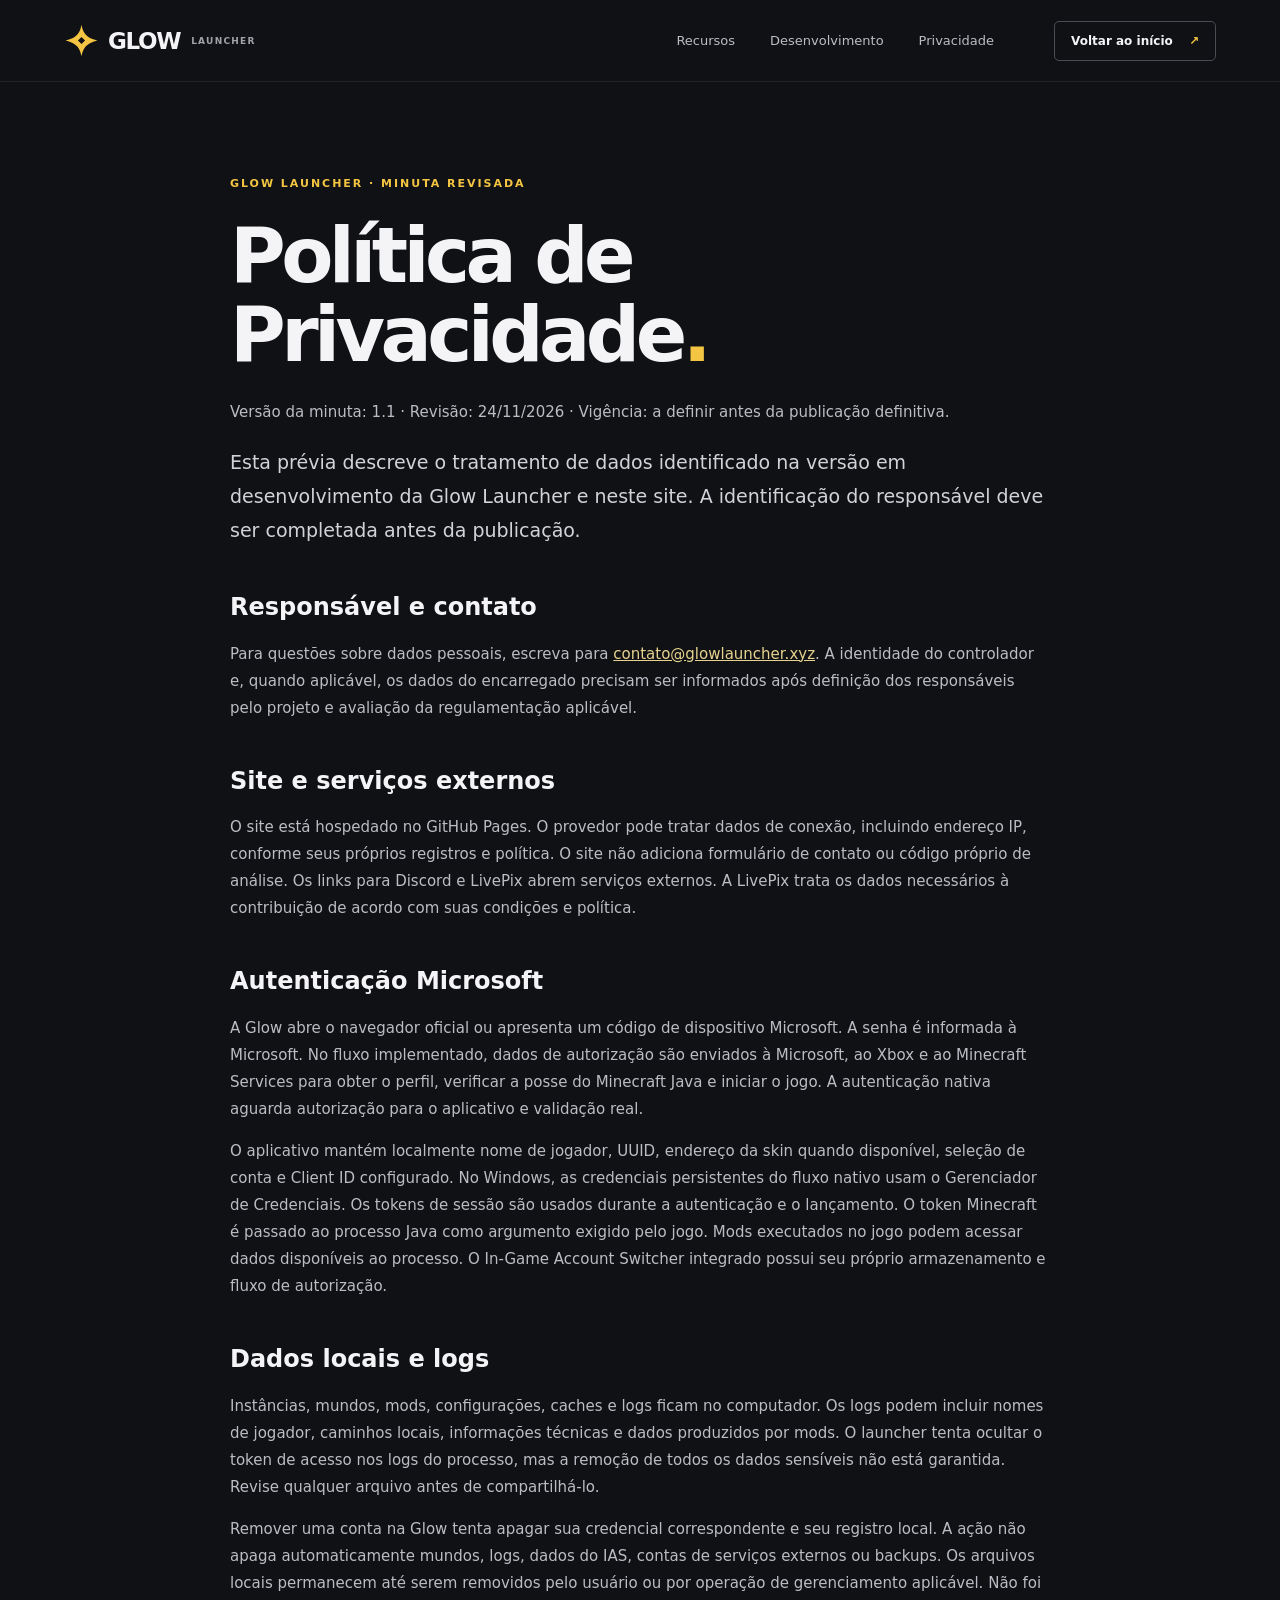
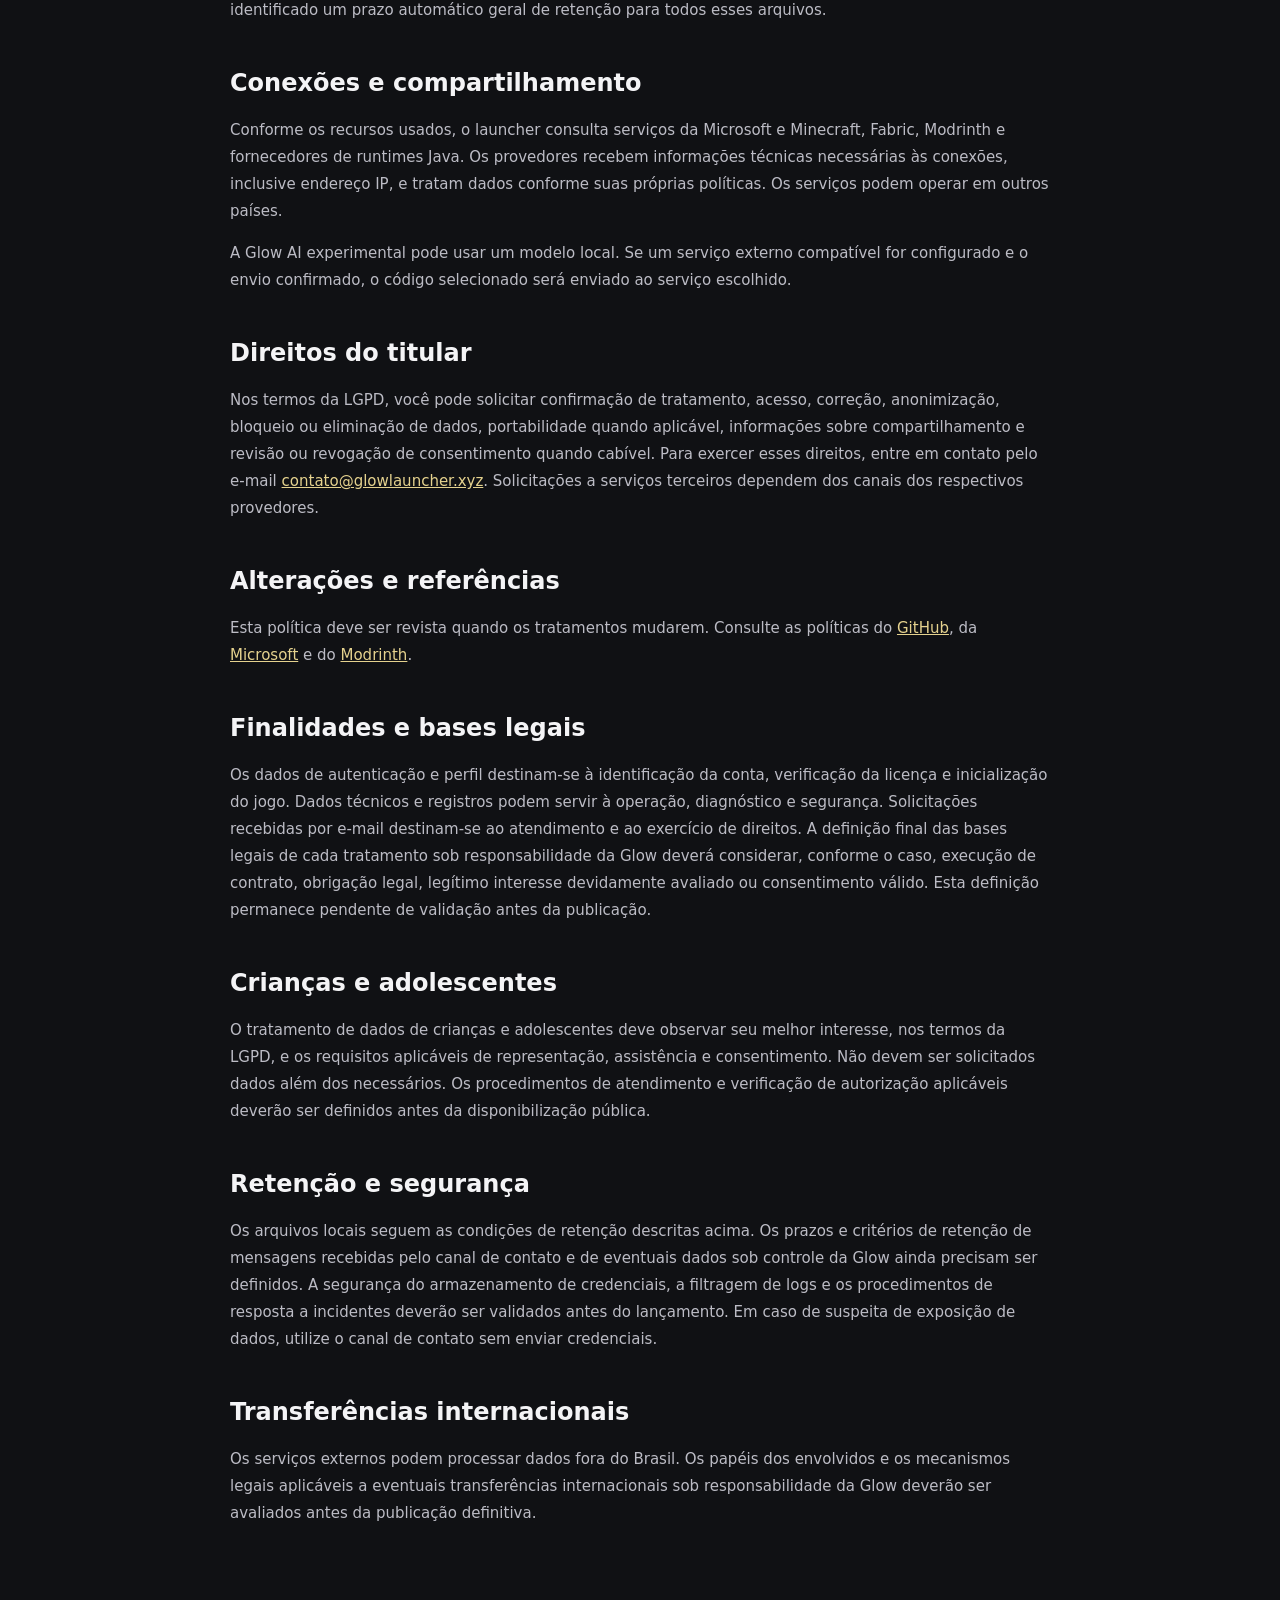
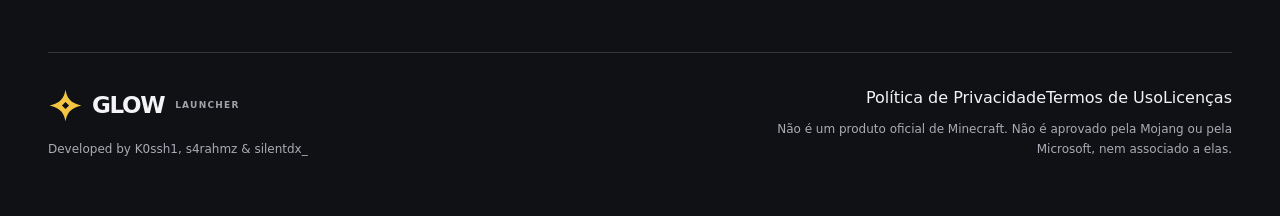
<file: privacy.html>
<!doctype html>
<html lang="pt-BR"><head><meta charset="utf-8"><meta name="viewport" content="width=device-width,initial-scale=1"><meta name="theme-color" content="#101114"><title>Política de Privacidade — Glow Launcher</title><link rel="icon" href="assets/favicon.ico?v=2" sizes="any"><link rel="icon" type="image/svg+xml" href="assets/glow-star.svg"><link rel="stylesheet" href="style.css"></head>
<body><header class="top"><a class="brand" href="./"><img class="star" src="assets/glow-star.svg" alt=""> GLOW <small>LAUNCHER</small></a><nav aria-label="Navegação principal"><a href="./#features">Recursos</a><a href="./#status">Desenvolvimento</a><a href="privacy.html">Privacidade</a></nav><a class="nav-cta" href="./">Voltar ao início <span>↗</span></a></header><main class="legal wrap"><span class="kicker">GLOW LAUNCHER · MINUTA REVISADA</span><h1>Política de Privacidade<span class="dot">.</span></h1><p>Versão da minuta: 1.1 · Revisão: 24/11/2026 · Vigência: a definir antes da publicação definitiva.</p>
<p class="legal-lead">Esta prévia descreve o tratamento de dados identificado na versão em desenvolvimento da Glow Launcher e neste site. A identificação do responsável deve ser completada antes da publicação.</p>
<h2>Responsável e contato</h2><p>Para questões sobre dados pessoais, escreva para <a href="mailto:contato@glowlauncher.xyz">contato@glowlauncher.xyz</a>. A identidade do controlador e, quando aplicável, os dados do encarregado precisam ser informados após definição dos responsáveis pelo projeto e avaliação da regulamentação aplicável.</p>
<h2>Site e serviços externos</h2><p>O site está hospedado no GitHub Pages. O provedor pode tratar dados de conexão, incluindo endereço IP, conforme seus próprios registros e política. O site não adiciona formulário de contato ou código próprio de análise. Os links para Discord e LivePix abrem serviços externos. A LivePix trata os dados necessários à contribuição de acordo com suas condições e política.</p>
<h2>Autenticação Microsoft</h2><p>A Glow abre o navegador oficial ou apresenta um código de dispositivo Microsoft. A senha é informada à Microsoft. No fluxo implementado, dados de autorização são enviados à Microsoft, ao Xbox e ao Minecraft Services para obter o perfil, verificar a posse do Minecraft Java e iniciar o jogo. A autenticação nativa aguarda autorização para o aplicativo e validação real.</p><p>O aplicativo mantém localmente nome de jogador, UUID, endereço da skin quando disponível, seleção de conta e Client ID configurado. No Windows, as credenciais persistentes do fluxo nativo usam o Gerenciador de Credenciais. Os tokens de sessão são usados durante a autenticação e o lançamento. O token Minecraft é passado ao processo Java como argumento exigido pelo jogo. Mods executados no jogo podem acessar dados disponíveis ao processo. O In-Game Account Switcher integrado possui seu próprio armazenamento e fluxo de autorização.</p>
<h2>Dados locais e logs</h2><p>Instâncias, mundos, mods, configurações, caches e logs ficam no computador. Os logs podem incluir nomes de jogador, caminhos locais, informações técnicas e dados produzidos por mods. O launcher tenta ocultar o token de acesso nos logs do processo, mas a remoção de todos os dados sensíveis não está garantida. Revise qualquer arquivo antes de compartilhá-lo.</p><p>Remover uma conta na Glow tenta apagar sua credencial correspondente e seu registro local. A ação não apaga automaticamente mundos, logs, dados do IAS, contas de serviços externos ou backups. Os arquivos locais permanecem até serem removidos pelo usuário ou por operação de gerenciamento aplicável. Não foi identificado um prazo automático geral de retenção para todos esses arquivos.</p>
<h2>Conexões e compartilhamento</h2><p>Conforme os recursos usados, o launcher consulta serviços da Microsoft e Minecraft, Fabric, Modrinth e fornecedores de runtimes Java. Os provedores recebem informações técnicas necessárias às conexões, inclusive endereço IP, e tratam dados conforme suas próprias políticas. Os serviços podem operar em outros países.</p><p>A Glow AI experimental pode usar um modelo local. Se um serviço externo compatível for configurado e o envio confirmado, o código selecionado será enviado ao serviço escolhido.</p>
<h2>Direitos do titular</h2><p>Nos termos da LGPD, você pode solicitar confirmação de tratamento, acesso, correção, anonimização, bloqueio ou eliminação de dados, portabilidade quando aplicável, informações sobre compartilhamento e revisão ou revogação de consentimento quando cabível. Para exercer esses direitos, entre em contato pelo e-mail <a href="mailto:contato@glowlauncher.xyz">contato@glowlauncher.xyz</a>. Solicitações a serviços terceiros dependem dos canais dos respectivos provedores.</p>
<h2>Alterações e referências</h2><p>Esta política deve ser revista quando os tratamentos mudarem. Consulte as políticas do <a href="https://docs.github.com/pt/site-policy/privacy-policies/github-general-privacy-statement">GitHub</a>, da <a href="https://privacy.microsoft.com/pt-br/privacystatement">Microsoft</a> e do <a href="https://modrinth.com/legal/privacy">Modrinth</a>.</p>
<h2>Finalidades e bases legais</h2><p>Os dados de autenticação e perfil destinam-se à identificação da conta, verificação da licença e inicialização do jogo. Dados técnicos e registros podem servir à operação, diagnóstico e segurança. Solicitações recebidas por e-mail destinam-se ao atendimento e ao exercício de direitos. A definição final das bases legais de cada tratamento sob responsabilidade da Glow deverá considerar, conforme o caso, execução de contrato, obrigação legal, legítimo interesse devidamente avaliado ou consentimento válido. Esta definição permanece pendente de validação antes da publicação.</p>
<h2>Crianças e adolescentes</h2><p>O tratamento de dados de crianças e adolescentes deve observar seu melhor interesse, nos termos da LGPD, e os requisitos aplicáveis de representação, assistência e consentimento. Não devem ser solicitados dados além dos necessários. Os procedimentos de atendimento e verificação de autorização aplicáveis deverão ser definidos antes da disponibilização pública.</p>
<h2>Retenção e segurança</h2><p>Os arquivos locais seguem as condições de retenção descritas acima. Os prazos e critérios de retenção de mensagens recebidas pelo canal de contato e de eventuais dados sob controle da Glow ainda precisam ser definidos. A segurança do armazenamento de credenciais, a filtragem de logs e os procedimentos de resposta a incidentes deverão ser validados antes do lançamento. Em caso de suspeita de exposição de dados, utilize o canal de contato sem enviar credenciais.</p>
<h2>Transferências internacionais</h2><p>Os serviços externos podem processar dados fora do Brasil. Os papéis dos envolvidos e os mecanismos legais aplicáveis a eventuais transferências internacionais sob responsabilidade da Glow deverão ser avaliados antes da publicação definitiva.</p>
</main><footer class="wrap"><div><a class="brand" href="./"><img class="star" src="assets/glow-star.svg" alt=""> GLOW <small>LAUNCHER</small></a><p>Developed by K0ssh1, s4rahmz &amp; silentdx_</p></div><div class="footer-right"><div class="legal-links"><a href="privacy.html">Política de Privacidade</a><a href="terms.html">Termos de Uso</a><a href="licenses.html">Licenças</a></div><p>Não é um produto oficial de Minecraft. Não é aprovado pela Mojang ou pela Microsoft, nem associado a elas.</p></div></footer></body></html>
</file>
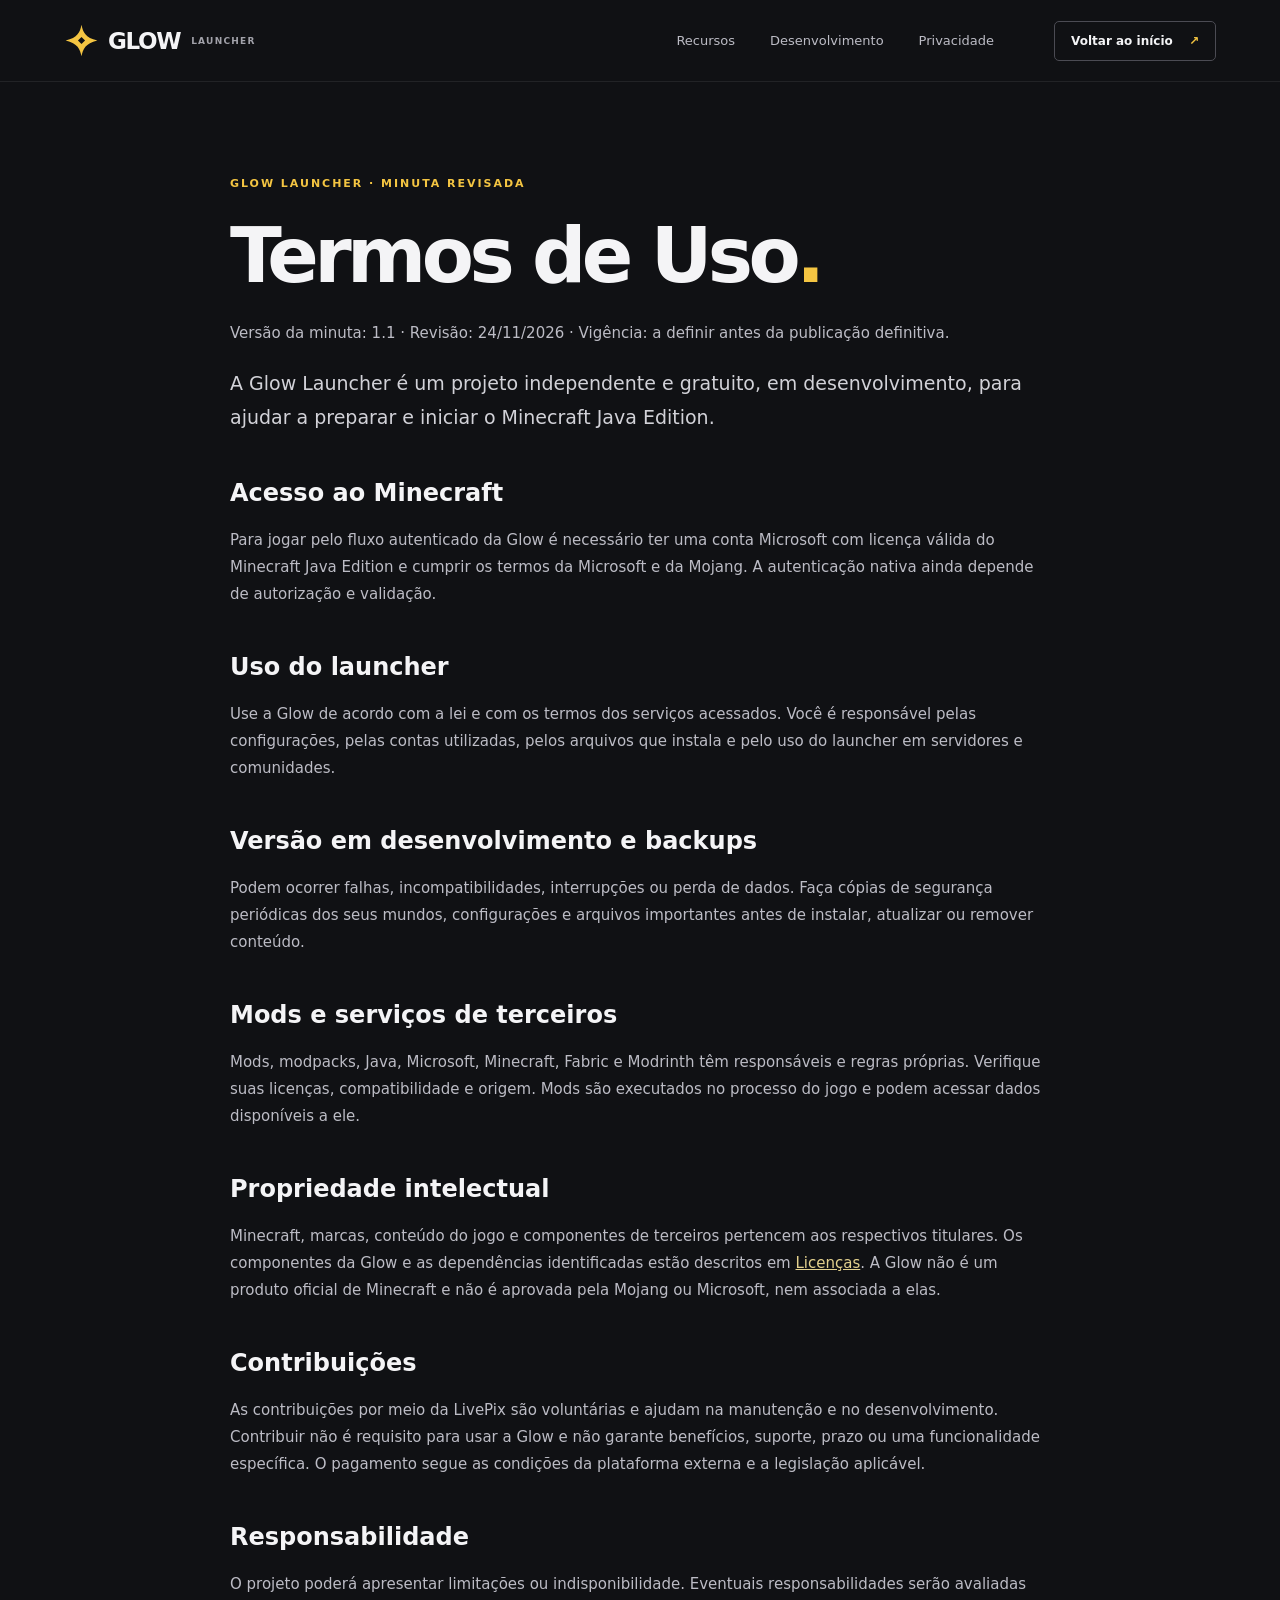
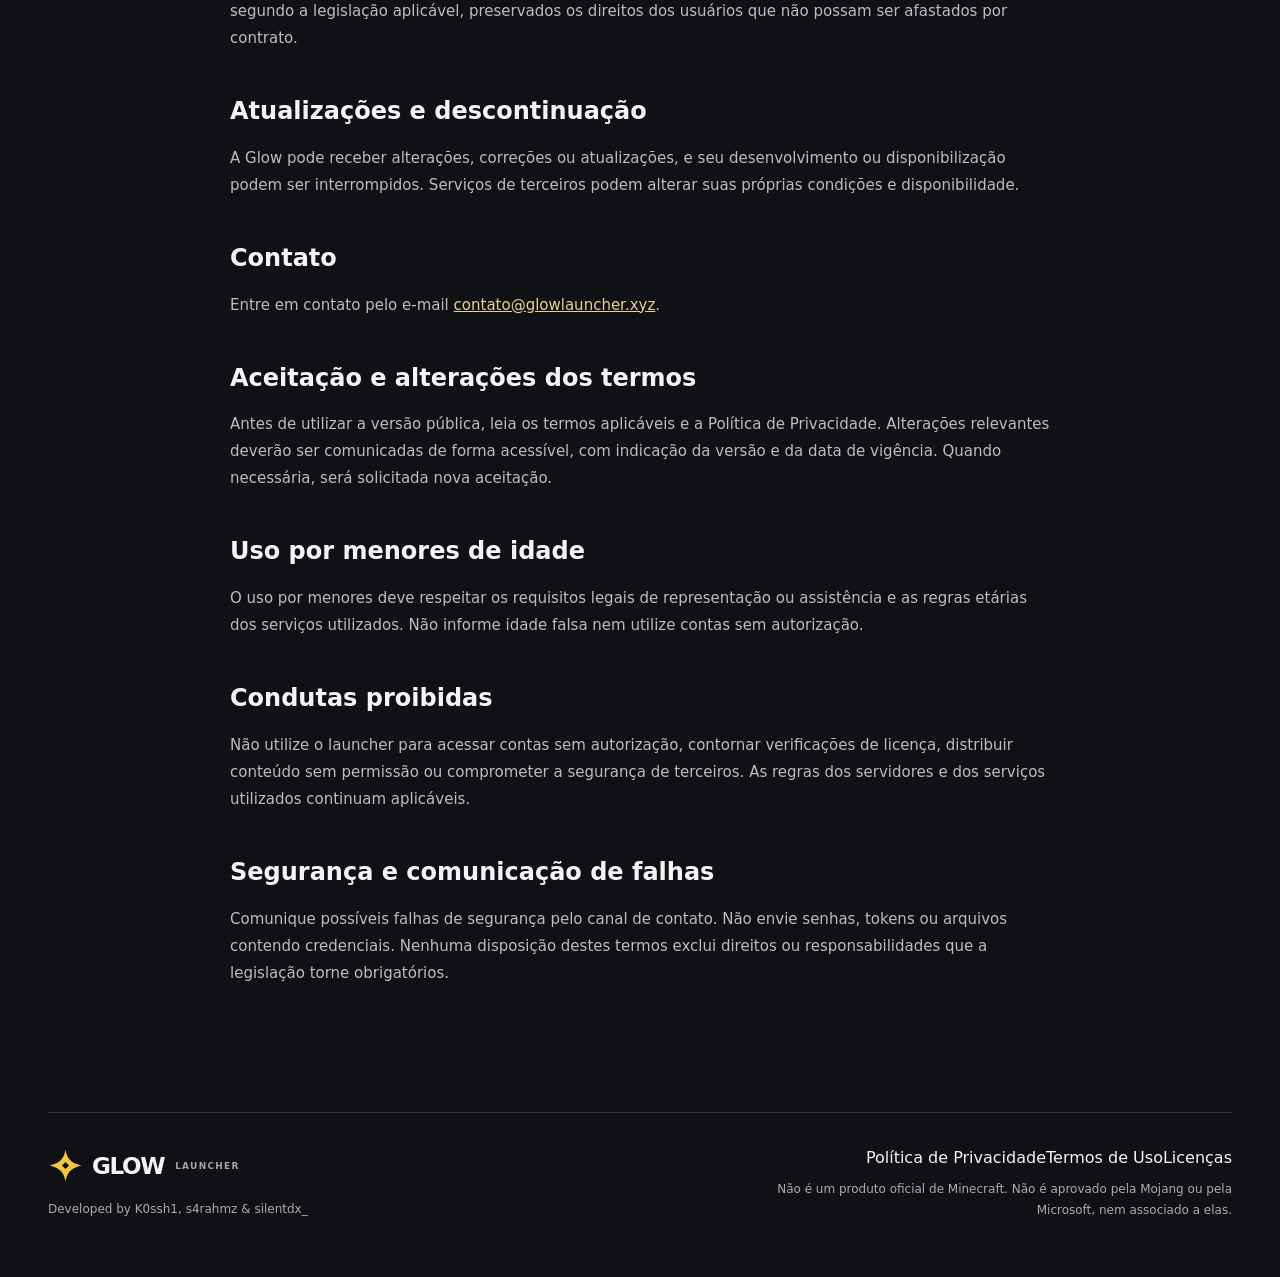
<file: terms.html>
<!doctype html>
<html lang="pt-BR"><head><meta charset="utf-8"><meta name="viewport" content="width=device-width,initial-scale=1"><meta name="theme-color" content="#101114"><title>Termos de Uso — Glow Launcher</title><link rel="icon" href="assets/favicon.ico?v=2" sizes="any"><link rel="icon" type="image/svg+xml" href="assets/glow-star.svg"><link rel="stylesheet" href="style.css"></head>
<body><header class="top"><a class="brand" href="./"><img class="star" src="assets/glow-star.svg" alt=""> GLOW <small>LAUNCHER</small></a><nav aria-label="Navegação principal"><a href="./#features">Recursos</a><a href="./#status">Desenvolvimento</a><a href="privacy.html">Privacidade</a></nav><a class="nav-cta" href="./">Voltar ao início <span>↗</span></a></header><main class="legal wrap"><span class="kicker">GLOW LAUNCHER · MINUTA REVISADA</span><h1>Termos de Uso<span class="dot">.</span></h1><p>Versão da minuta: 1.1 · Revisão: 24/11/2026 · Vigência: a definir antes da publicação definitiva.</p>
<p class="legal-lead">A Glow Launcher é um projeto independente e gratuito, em desenvolvimento, para ajudar a preparar e iniciar o Minecraft Java Edition.</p>
<h2>Acesso ao Minecraft</h2><p>Para jogar pelo fluxo autenticado da Glow é necessário ter uma conta Microsoft com licença válida do Minecraft Java Edition e cumprir os termos da Microsoft e da Mojang. A autenticação nativa ainda depende de autorização e validação.</p>
<h2>Uso do launcher</h2><p>Use a Glow de acordo com a lei e com os termos dos serviços acessados. Você é responsável pelas configurações, pelas contas utilizadas, pelos arquivos que instala e pelo uso do launcher em servidores e comunidades.</p>
<h2>Versão em desenvolvimento e backups</h2><p>Podem ocorrer falhas, incompatibilidades, interrupções ou perda de dados. Faça cópias de segurança periódicas dos seus mundos, configurações e arquivos importantes antes de instalar, atualizar ou remover conteúdo.</p>
<h2>Mods e serviços de terceiros</h2><p>Mods, modpacks, Java, Microsoft, Minecraft, Fabric e Modrinth têm responsáveis e regras próprias. Verifique suas licenças, compatibilidade e origem. Mods são executados no processo do jogo e podem acessar dados disponíveis a ele.</p>
<h2>Propriedade intelectual</h2><p>Minecraft, marcas, conteúdo do jogo e componentes de terceiros pertencem aos respectivos titulares. Os componentes da Glow e as dependências identificadas estão descritos em <a href="licenses.html">Licenças</a>. A Glow não é um produto oficial de Minecraft e não é aprovada pela Mojang ou Microsoft, nem associada a elas.</p>
<h2>Contribuições</h2><p>As contribuições por meio da LivePix são voluntárias e ajudam na manutenção e no desenvolvimento. Contribuir não é requisito para usar a Glow e não garante benefícios, suporte, prazo ou uma funcionalidade específica. O pagamento segue as condições da plataforma externa e a legislação aplicável.</p>
<h2>Responsabilidade</h2><p>O projeto poderá apresentar limitações ou indisponibilidade. Eventuais responsabilidades serão avaliadas segundo a legislação aplicável, preservados os direitos dos usuários que não possam ser afastados por contrato.</p>
<h2>Atualizações e descontinuação</h2><p>A Glow pode receber alterações, correções ou atualizações, e seu desenvolvimento ou disponibilização podem ser interrompidos. Serviços de terceiros podem alterar suas próprias condições e disponibilidade.</p>
<h2>Contato</h2><p>Entre em contato pelo e-mail <a href="mailto:contato@glowlauncher.xyz">contato@glowlauncher.xyz</a>.</p>
<h2>Aceitação e alterações dos termos</h2><p>Antes de utilizar a versão pública, leia os termos aplicáveis e a Política de Privacidade. Alterações relevantes deverão ser comunicadas de forma acessível, com indicação da versão e da data de vigência. Quando necessária, será solicitada nova aceitação.</p>
<h2>Uso por menores de idade</h2><p>O uso por menores deve respeitar os requisitos legais de representação ou assistência e as regras etárias dos serviços utilizados. Não informe idade falsa nem utilize contas sem autorização.</p>
<h2>Condutas proibidas</h2><p>Não utilize o launcher para acessar contas sem autorização, contornar verificações de licença, distribuir conteúdo sem permissão ou comprometer a segurança de terceiros. As regras dos servidores e dos serviços utilizados continuam aplicáveis.</p>
<h2>Segurança e comunicação de falhas</h2><p>Comunique possíveis falhas de segurança pelo canal de contato. Não envie senhas, tokens ou arquivos contendo credenciais. Nenhuma disposição destes termos exclui direitos ou responsabilidades que a legislação torne obrigatórios.</p>
</main><footer class="wrap"><div><a class="brand" href="./"><img class="star" src="assets/glow-star.svg" alt=""> GLOW <small>LAUNCHER</small></a><p>Developed by K0ssh1, s4rahmz &amp; silentdx_</p></div><div class="footer-right"><div class="legal-links"><a href="privacy.html">Política de Privacidade</a><a href="terms.html">Termos de Uso</a><a href="licenses.html">Licenças</a></div><p>Não é um produto oficial de Minecraft. Não é aprovado pela Mojang ou pela Microsoft, nem associado a elas.</p></div></footer></body></html>
</file>
<file: style.css>
:root{color-scheme:dark;--bg:#101114;--surface:#191a1f;--text:#f4f4f6;--muted:#aaabb5;--yellow:#f4c542;--purple:#8b5cf6}*{box-sizing:border-box}html{scroll-behavior:smooth}body{margin:0;background:var(--bg);color:var(--text);font-family:system-ui,sans-serif}a{color:inherit;text-decoration:none}a:focus-visible{outline:2px solid var(--yellow);outline-offset:5px}.wrap{width:min(1280px,calc(100% - 96px));margin:auto}.top{height:82px;display:flex;align-items:center;gap:60px;padding:0 5%;border-bottom:1px solid #ffffff13;background:#101114}.brand{display:inline-flex;align-items:center;gap:9px;font-family:system-ui,sans-serif;font-size:23px;font-weight:700;letter-spacing:-.06em;white-space:nowrap}.brand small{font:600 9px system-ui,sans-serif;letter-spacing:.14em;color:#a2a2aa;margin-left:2px}.star{font-size:35px;color:var(--yellow);line-height:1}.top nav{display:flex;gap:35px;margin-left:auto;color:#bcbcc5;font-size:13px}.top nav a:hover,footer a:hover{color:var(--yellow)}.nav-cta{border:1px solid #4b4b53;padding:12px 16px;font-size:12px;font-weight:700;border-radius:5px}.nav-cta span{color:var(--yellow);margin-left:12px}.hero{position:relative;min-height:640px;display:flex;align-items:center;overflow:hidden}.hero-art{position:absolute;inset:0;background:linear-gradient(90deg,#101114 0%,#101114ee 24%,#10111475 61%,#10111448),linear-gradient(0deg,#101114,transparent 32%),url("assets/nightfall.png") center 55%/cover}.hero-content{position:relative;width:min(1280px,calc(100% - 96px));margin:0 auto;padding:70px 0 100px}.eyebrow,.kicker{font-size:11px;letter-spacing:.18em;color:var(--yellow);font-weight:700}.eyebrow span,.status-label span{display:inline-block;width:7px;height:7px;background:var(--yellow);border-radius:50%;margin-right:9px}.hero h1,.intro h2,.status h2,.legal h1{font-family:system-ui,sans-serif;letter-spacing:-.06em;line-height:1.04;margin:25px 0;font-weight:700}.hero h1{font-size:clamp(52px,7vw,100px)}em{font-style:normal;color:var(--yellow)}.hero-content>p{font-size:17px;line-height:1.7;color:#c7c6cd;max-width:475px}.hero-actions{display:flex;flex-wrap:wrap;gap:12px;margin-top:32px}.button{display:inline-flex;align-items:center;justify-content:space-between;gap:35px;padding:16px 20px;border-radius:6px;font-weight:700;font-size:13px;transition:background .16s,transform .16s}.button:hover{transform:translateY(-2px)}.primary{background:var(--purple)}.primary:hover{background:#7c3aed}.secondary{border:1px solid #ffffff42;background:#111318b0}.hero-bottom{position:absolute;bottom:26px;left:5%;right:5%;display:flex;justify-content:space-between;color:#9698a2;font-size:10px;letter-spacing:.14em}.intro{padding:100px 0 55px;display:flex;align-items:end;justify-content:space-between;gap:30px}.intro h2,.status h2{font-size:clamp(37px,4vw,56px);margin-bottom:0}.intro>p{max-width:360px;color:var(--muted);line-height:1.7}.features{display:grid;grid-template-columns:repeat(4,1fr);border-top:1px solid #34353b;border-bottom:1px solid #34353b}.features article{padding:32px 28px 38px 0}.features article+article{border-left:1px solid #34353b;padding-left:28px}.feature-icon{font-size:24px;color:var(--yellow)}.features h3{font-family:system-ui,sans-serif;font-size:19px;margin:38px 0 12px}.features p,.status p,footer p{color:var(--muted);font-size:14px;line-height:1.7}.status{margin-top:110px;margin-bottom:110px;border-left:3px solid var(--yellow);padding:38px 42px;background:linear-gradient(90deg,#211f1a,#191a1f);display:flex;align-items:center;justify-content:space-between;gap:30px}.status h2{margin:18px 0}.status p{max-width:675px}.status-label{white-space:nowrap;border:1px solid #4e4937;color:#e0ca81;padding:12px 15px;font-size:10px;letter-spacing:.12em}.status-label span{width:6px;height:6px}footer{border-top:1px solid #34353b;padding:35px 0 45px;display:flex;justify-content:space-between;gap:40px}footer p{font-size:12px}.footer-right{text-align:right;max-width:490px}.footer-right>a{font-size:13px}.legal{max-width:820px;padding:90px 0 110px}.legal h1{font-size:clamp(48px,6vw,76px)}.dot{color:var(--yellow)}.legal-lead{font-size:19px!important;color:#d2d2d8!important}.legal h2{font:600 24px system-ui,sans-serif;margin-top:45px}.legal p{color:#bcbcc5;line-height:1.8;font-size:15px}.legal p a{text-decoration:underline;color:#e5d28e}@media(max-width:800px){.wrap,.hero-content{width:calc(100% - 40px)}.top{height:70px;padding:0 20px;gap:15px}.top nav{gap:16px}.nav-cta{display:none}.hero{min-height:590px}.hero-art{background:linear-gradient(90deg,#101114ed,#10111470),linear-gradient(0deg,#101114,transparent 40%),url("assets/nightfall.png") center/cover}.intro{padding-top:75px;display:block}.features{grid-template-columns:1fr 1fr}.features article:nth-child(3){border-left:0}.features article{border-bottom:1px solid #34353b;padding-left:15px!important}.status{margin-top:70px;margin-bottom:70px;display:block;padding:28px}.status-label{display:inline-block;margin-top:15px}footer{display:block}.footer-right{text-align:left}.legal{padding:65px 0}}@media(max-width:460px){.brand small{display:none}.top nav{gap:12px;font-size:12px}.hero h1{font-size:49px}.features{grid-template-columns:1fr}.features article{border-left:0!important}.hero-bottom{font-size:8px}.hero-bottom span:last-child{display:none}}
@media(max-width:520px){.top{gap:8px}.top nav{gap:10px}.top nav a{font-size:11px}.brand small{display:none}.hero-actions .button{gap:12px}.hero h1{font-size:clamp(38px,10vw,49px)}.hero-content>p{font-size:15px}}

.download:disabled{opacity:.8;cursor:not-allowed;border:0;font-family:inherit}.download:disabled:hover{transform:none;background:var(--purple)}.hero-content .download-note{font-size:12px;color:#c3c3cb;margin-top:12px}
.nav-actions{display:flex;align-items:center;gap:10px}.nav-actions .nav-cta{display:inline-flex;align-items:center;gap:8px;white-space:nowrap;background:transparent;color:inherit;font-family:inherit}.nav-actions svg{width:17px;height:15px}.nav-actions .support-nav span{margin:0;color:#f4c542}.social-link:disabled,.external-action:disabled{opacity:.55;cursor:not-allowed}.community,.support{display:flex;justify-content:space-between;gap:50px;align-items:center;margin-bottom:100px}.community h2,.support h2{font-size:clamp(35px,4vw,54px);letter-spacing:-.05em;line-height:1.08;margin:20px 0}.community p,.support p{color:var(--muted);line-height:1.7;max-width:570px;font-size:14px}.support{padding:48px;background:linear-gradient(110deg,#211f1a,#191a1f);border:1px solid #34353b}.support-options{width:min(100%,350px);flex:none}.support-options h3{margin-top:0}.amounts{display:flex;gap:8px;margin-bottom:20px}.amounts button{flex:1;background:#25262d;border:1px solid #41424b;color:#f4f4f6;padding:12px;border-radius:5px;cursor:pointer}.amounts button[aria-pressed=true]{border-color:var(--yellow);color:var(--yellow)}.support-options label{display:block;color:#ccc;font-size:13px;margin-bottom:8px}.support-options input{width:100%;background:#101114;border:1px solid #41424b;border-radius:5px;padding:12px;color:white;font:inherit}.external-action{border:1px solid #4b4b53;color:white;font-family:inherit;cursor:pointer}.support-options .external-action{width:100%;margin-top:12px}.external-action:disabled:hover{transform:none}.availability{font-size:12px!important}.amounts button:focus-visible,.external-action:focus-visible,.support-options input:focus-visible{outline:2px solid var(--yellow);outline-offset:3px}@media(max-width:1000px){.top{gap:16px}.top nav{gap:15px}.nav-actions .nav-cta{display:inline-flex}}@media(max-width:800px){.top{height:auto;min-height:70px;flex-wrap:wrap;padding-block:10px}.top nav{margin-left:auto}.nav-actions{width:100%;justify-content:flex-end}.community,.support{display:block;margin-bottom:70px}.support{padding:28px}.support-options{margin-top:32px}.community .button{margin-top:12px}}@media(max-width:460px){.top nav{gap:10px}.nav-actions{justify-content:flex-start}.nav-actions .nav-cta{padding:9px 11px}.support-options{width:100%}}@media(prefers-reduced-motion:reduce){html{scroll-behavior:auto}.button{transition:none}}

.quick-actions{display:flex;gap:12px;margin-top:12px}.quick-actions .button{justify-content:center;gap:10px;min-width:130px}.quick-actions svg{width:17px;height:15px}.quick-actions a:focus-visible{outline:2px solid var(--yellow);outline-offset:3px}@media(max-width:460px){.quick-actions .button{min-width:0;flex:1}}

img.star{width:35px;height:35px;display:block;flex:none}


.features{grid-template-columns:repeat(3,minmax(0,1fr));gap:20px;border:0;overflow:visible}
.features article,.features article+article{position:relative;padding:30px 24px;border:1px solid #34353b;border-radius:8px;background:#17181d;transition:transform .32s ease,background-color .32s ease,border-color .32s ease,box-shadow .32s ease}
.feature-icon{display:inline-flex;align-items:center;justify-content:center;width:44px;height:44px;transition:transform .32s ease}
.feature-icon svg{width:28px;height:28px}.features h3{margin-top:20px}
.features article:hover,.features article+article:hover{z-index:2;background:#25262b;border-color:var(--yellow);box-shadow:0 12px 30px #0005}
@media(prefers-reduced-motion:no-preference){
.features article:hover,.features article+article:hover{transform:translateY(-8px) scale(1.07)}
.features article:hover .feature-icon{transform:translateY(-4px) scale(1.12)}
.hero-content>*{animation:glow-enter .9s cubic-bezier(.2,.7,.2,1) both}
.hero-content h1{animation-delay:.15s}.hero-content>p{animation-delay:.3s}.hero-actions{animation-delay:.45s}.quick-actions{animation-delay:.6s}.hero-content .download-note{animation-delay:.75s}
.hero-art{animation:glow-art 1.5s ease-out both}
.intro,.features,.status,.community,.support{transition:opacity .75s ease,transform .75s ease}.reveal-pending{opacity:0;transform:translateY(32px)}
}
@keyframes glow-enter{from{opacity:0;transform:translateY(32px)}to{opacity:1;transform:translateY(0)}}
@keyframes glow-art{from{opacity:.35;transform:scale(1.045)}to{opacity:1;transform:scale(1)}}
@media(max-width:800px){.features{grid-template-columns:repeat(2,minmax(0,1fr))}.features article,.features article+article{padding:24px!important;border:1px solid #34353b}}
@media(max-width:560px){.features{grid-template-columns:1fr}}
@media(prefers-reduced-motion:reduce){.features article,.features article+article,.feature-icon,.button{transition:none}.button:hover{transform:none}}
</file>
